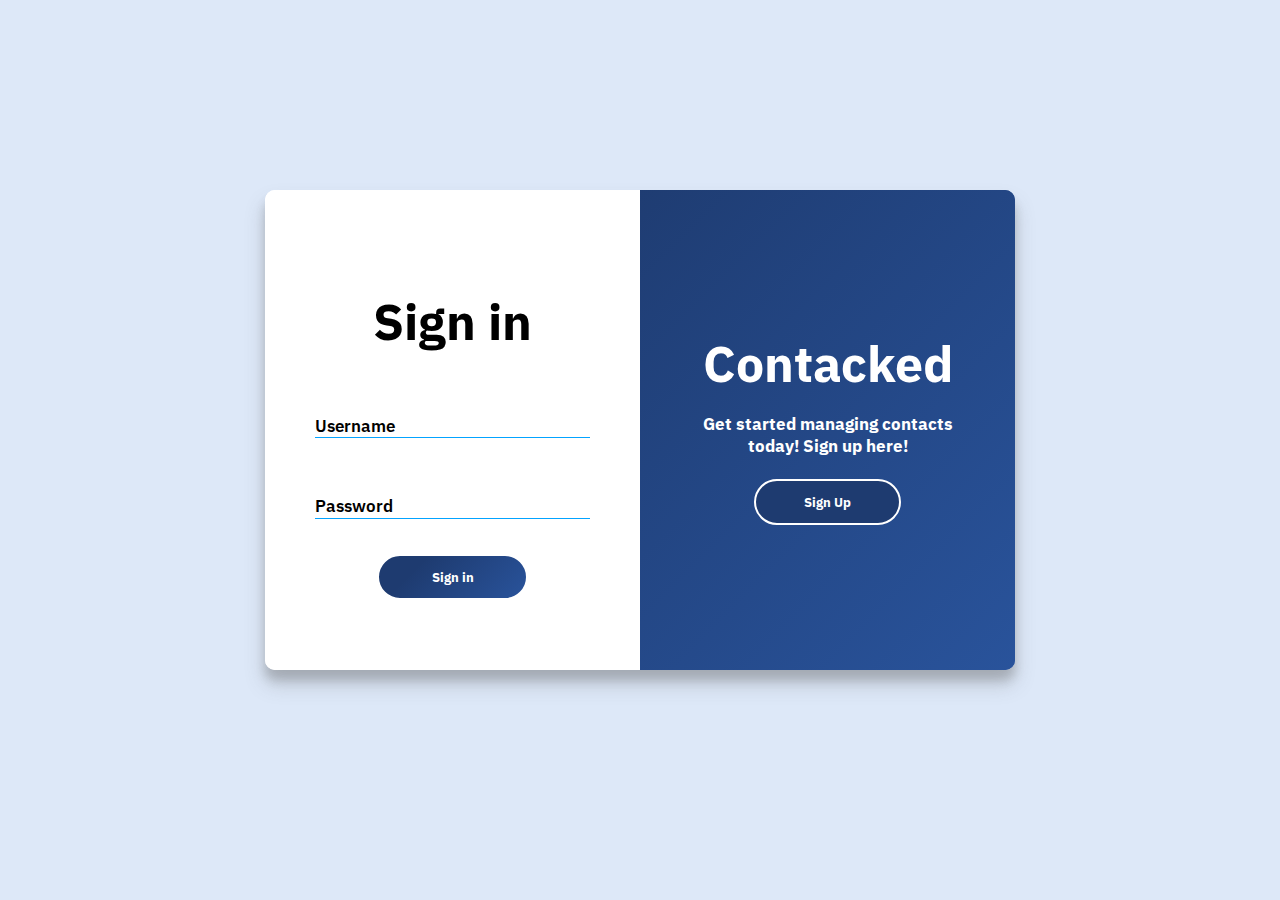
<file: index.html>
<!DOCTYPE html>
<html lang="en">
<head>
  <meta charset="UTF-8">
  <meta http-equiv="X-UA-Compatible" content="IE=edge">
  <meta name="viewport" content="width=device-width, initial-scale=1.0">
  <title>ConTacked</title>
  <link rel="stylesheet" href="css/style.css">
  <script src="js/script.js" defer></script>
  <script src="js/cookies.js" defer></script>
  <link rel="preconnect" href="https://fonts.googleapis.com">
  <link rel="preconnect" href="https://fonts.gstatic.com" crossorigin>
  <link href="https://fonts.googleapis.com/css2?family=IBM+Plex+Sans:wght@100&display=swap" rel="stylesheet">
</head>
<body>
  <div class="container" id="container">
    <div class="form-container sign-up-container">
      <div class="hold">
        <h1 class="colorh2">Create Account</h1>
        <span id="SignUpResult"></span>
        <input id="newFirstName" type="text" name="Fname" autocomplete="off" required>
        <label class="over3" for="Name">First Name</label>
        <input id="newLastName" type="text" name="Lname" autocomplete="off" required>
        <label class="over31" for="Name">Last Name</label>
        <input id="newUserName" type="text" name="unameNew" autocomplete="off" required>
        <label class="over4" for="unameNew">Username</label>
        <input id="newPassword" type="password" name="passNew" autocomplete="off" required> 
        <label class="over5" for="passNew">Password</label>
        <button class="button1" onclick="doSignUp()">Sign Up</button>
      </div>
    </div>
    <div class="form-container sign-in-container">
      <div class="hold">
        <h1 class="colorh1">Sign in</h1>
        <span id="loginResult"></span>
        <input id="loginName" type="text" name="uname" autocomplete="off" required>
        <label class="over1" for="uname">Username</label>
        <input id="loginPassword" type="password" name="pass" autocomplete="off" required>
        <label class="over2" for="pass">Password</label>
        <button class="button1" onclick="doLogin()">Sign in</button>
      </div>
    </div>
    <div class="overlay-container">
      <div class="overlay">
        <div class="overlay-panel overlay-left">
          <h1 class="overlay-headings">Contacked</h1>
          <p>
            Need to login? Right over here!
          </p>
          <button class="overlay-button" id="signIn">Sign In</button>
        </div>
        <div class="overlay-panel overlay-right">
          <h1 class="overlay-headings1">Contacked</h1>
          <p>
            Get started managing contacts today! Sign up here!
          </p>
          <button class="overlay-button" id="signUp">Sign Up</button>
        </div>
    </div>
  </div>
</body>
</html>
</file>
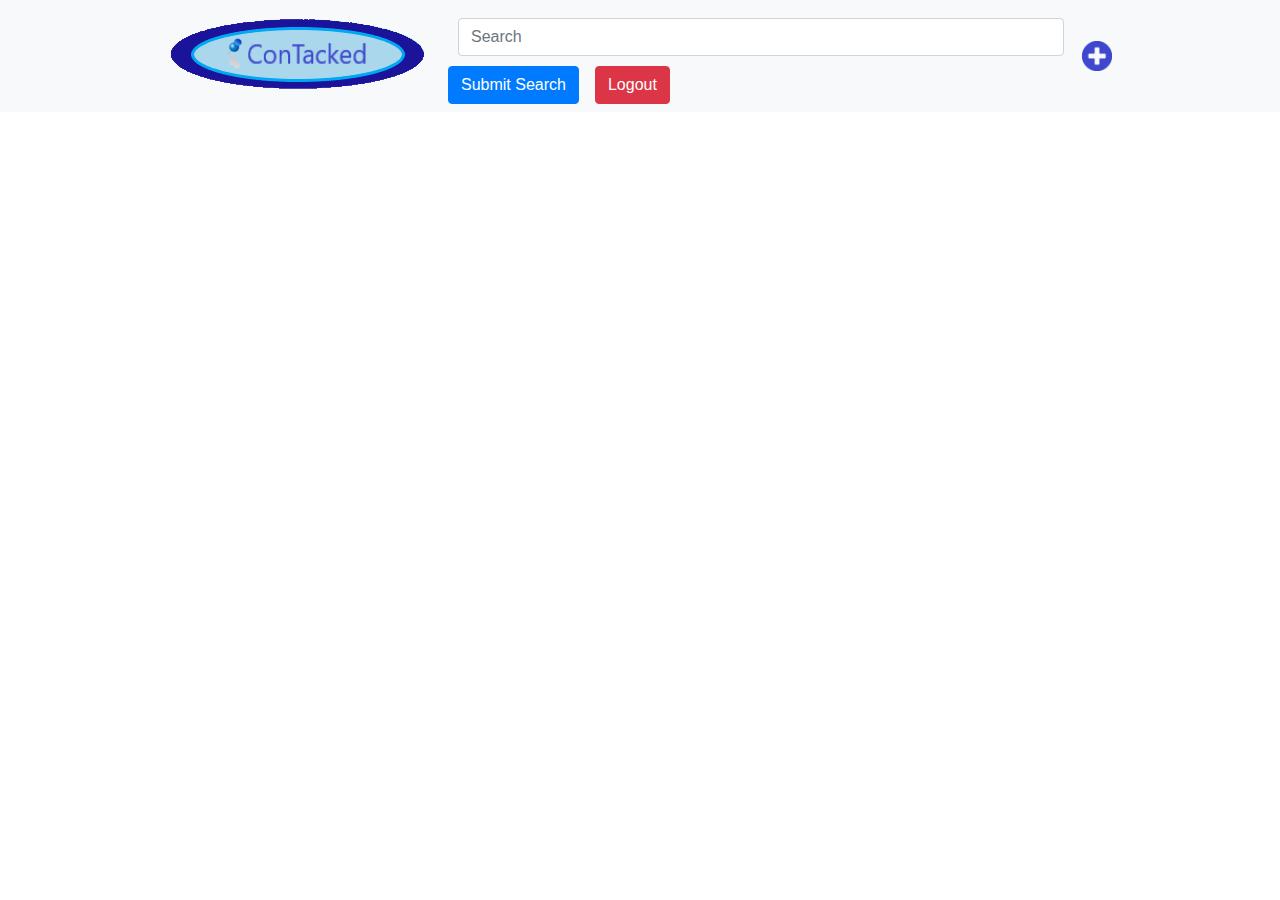
<file: contacts.html>
<html lang="en"><head>
	<meta charset="UTF-8">
	<meta http-equiv="X-UA-Compatible" content="IE=edge">
	<meta name="viewport" content="width=device-width, initial-scale=1.0">
	<title>ConTacked</title>
	<script src="js/homePageJS.js" defer=""></script>
	<script src="js/cookies.js" defer=""></script>
	<script src="js/script.js" defer></script>
	<link rel="stylesheet" href="https://maxcdn.bootstrapcdn.com/bootstrap/4.0.0/css/bootstrap.min.css" integrity="sha384-Gn5384xqQ1aoWXA+058RXPxPg6fy4IWvTNh0E263XmFcJlSAwiGgFAW/dAiS6JXm" crossorigin="anonymous">
	<link rel="stylesheet" href="css/styles.css">
	<link rel="stylesheet" href="css/editForm.css">
</head>
<body>

	<!-- navbar and add -->
    <nav class="navbar navbar-light bg-light justify-content-center">
        <a class="navbar-brand"><img src="images/contacked.png"></a>
        <div class="form-inline w-50">
          <input class="form-control mr-sm-2 w-100" id="SearchBar" type="search" placeholder="Search" aria-label="Search">
		  <button class="btn btn-primary" onclick="searchContact()">Submit Search</button>
		  <button class="btn btn-danger ml-3 mr-3" onclick="doLogout()">Logout</button>
		  <span id="searchResult"></span>
		</div>
        <input type="image" class="add-button" src="images/add.png" width="30px" height="30px" data-toggle="modal" data-target="#addContact">
    </nav>

	<h2 id="searchHeader"></h2>
	<p id="ContactList">
	</p>
	

	<!-- Contact card -->
	 

	<!-- <div class="card">
		<div class="card-body">
			<img class="mr-4" src="images/icon.png" width="30px" height="30px" >
			Contact_name
			<span class="d-inline float-right">
				<div class="dropdown">
					<a href="#" id="imageDropdown" data-toggle="dropdown">
						<img src="images/ellipsis.png" width="30px" height="30px">
					</a>
					<ul class="dropdown-menu" role="menu" aria-labelledby="imageDropdown">
						<li data-toggle="modal" data-target="#editContact" role="presentation">
							<a class="ml-3" role="menuitem" tabindex="-1" href="#">Edit</a>
						</li>
						<li data-toggle="modal" data-target="#deleteContact" role="presentation">
							<a class="ml-3" style="color: red;" role="menuitem" tabindex="-1" href="#">Delete</a>
						</li>
					</ul>
				</div>
			</span>	
		</div>
	</div> -->

	<div id="card-container">
	</div>
 
  
	<!-- Modal: add contact -->
<div>
	<div class="modal fade" id="addContact" tabindex="-1" role="dialog" aria-labelledby="addContactTitle" aria-hidden="true">
		<div class="modal-dialog modal-dialog-centered" role="document">
			<div class="modal-content">
				<div class="modal-header">
					<button type="button" class="close" data-dismiss="modal" aria-label="Close" style="margin-left: 0px;">
						<span aria-hidden="true">×</span>
					</button>
					<h5 class="modal-title mx-auto" id="addContactTitle">New Contact</h5>
					<button class="btn btn-secondary" onclick="addContact()">Add</button>
				</div>

				<div class="modal-body">
					<div>
						<div class="row align-items-center">
							<div class="col-auto">
								<img class="align-items-center ml-4" src="images/icon.png" width="80px" height="80px">
							</div>
							<div class="col">
								<input id="first" type="text" class="form-control w-75" aria-label="Default" aria-describedby="inputGroup-sizing-default" placeholder="First name">
								<input id="last" type="text" class="form-control w-75" aria-label="Default" aria-describedby="inputGroup-sizing-default" placeholder="Last name">
								<input id="company" type="text" class="form-control w-75 mb-5" aria-label="Default" aria-describedby="inputGroup-sizing-default" placeholder="Company">
							</div>
						</div>
					</div>
					<div>	
						<div class="ml-3">
							<div class="d-flex align-items-center">
								<img class="mr-4 mt-4 mb-4" src="images/edit.png" width="30px" height="30px">
								<input id="phone" type="phone" class="form-control w-75" aria-label="Default" aria-describedby="inputGroup-sizing-default" placeholder="Phone">
							</div>
							<div class="d-flex align-items-center">
								<img class="mr-4 mt-4 mb-4" src="images/edit.png" width="30px" height="30px">
								<input id="email" type="email" class="form-control w-75" aria-label="Default" aria-describedby="inputGroup-sizing-default" placeholder="Email">

							</div>
							<div class="d-flex align-items-center">
								<img class="mr-4 mt-4 mb-4" src="images/edit.png" width="30px" height="30px">
								<input id="address" type="text" class="form-control w-75" aria-label="Default" aria-describedby="inputGroup-sizing-default" placeholder="Address">

							</div>
							<span id="contactAddResult"></span>
						</div>
					
					</div>
				</div>
			</div>
		</div>
	</div>
</div>


		<!-- Modal: view contact -->
		<form>
			<div class="modal fade" id="viewContact" tabindex="-1" role="dialog" aria-labelledby="viewContactTitle" aria-hidden="true">
				<div class="modal-dialog modal-dialog-centered" role="document">
					<div class="modal-content">
		
						<div class="modal-header">
							<button type="button" class="close" data-dismiss="modal" aria-label="Close" style="margin-left: 0px;">
								<span aria-hidden="true">×</span>
							</button>
							<button type="button" class="btn btn-secondary" data-dismiss="modal">Exit</button>
							<button type="button" class="btn btn-secondary">Edit</button>
						</div>
		
						<div class="modal-body">
							<div>
								<div class="row align-items-center">
									<div class="col-auto">
										<img class="align-items-center ml-4" src="images/icon.png" width="80px" height="80px">
									</div>
									<div class="col">
										<input type="text" class="form-control w-75" aria-label="Default" aria-describedby="inputGroup-sizing-default" placeholder="First name">
										<input type="text" class="form-control w-75" aria-label="Default" aria-describedby="inputGroup-sizing-default" placeholder="Last name">
										<input type="text" class="form-control w-75" aria-label="Default" aria-describedby="inputGroup-sizing-default" placeholder="Company">
									</div>
								</div>
							</div>
							<div class="ml-3">
								<div class="d-flex align-items-center mt-3">
									<img class="mr-4 mt-4 mb-4" src="images/phone.png" width="30px" height="30px">
									<input type="text" class="form-control w-75" aria-label="Default" aria-describedby="inputGroup-sizing-default" placeholder="Phone">
								</div>
								<div class="d-flex align-items-center">
									<img class="mr-4 mt-4 mb-4" src="images/mail.png" width="30px" height="30px">
									<input type="text" class="form-control w-75" aria-label="Default" aria-describedby="inputGroup-sizing-default" placeholder="Email">
								</div>
								<div class="d-flex align-items-center">
									<img class="mr-4 mt-4 mb-4" src="images/house.png" width="30px" height="30px">
									<input type="text" class="form-control w-75" aria-label="Default" aria-describedby="inputGroup-sizing-default" placeholder="Address">
								</div>
							</div>
						</div>
					
					</div>
				</div>
			</div></form>



		<!-- Modal: Edit Contact -->
		<form class="is-readonly">
			<div class="form-group">
			<div class="modal fade" id="editContact" tabindex="-1" role="dialog" aria-labelledby="viewContactTitle" aria-hidden="true">
				<div class="modal-dialog modal-dialog-centered" role="document">
					<div class="modal-content">
						
						<div class="modal-header">
							<span id="contactEditResult"></span>
							<button type="button" class="btn btn-secondary btn-save js-edit" onclick="EditContact()">Save changes</button>
							<button type="button" class="btn btn-secondary btn-edit js-edit">Edit</button>
						</div>
		
						<div class="modal-body">
							<div>
								<div class="row align-items-center">
									<div class="col-auto">
										<img class="align-items-center ml-4" src="images/icon.png" width="80px" height="80px">
									</div>
									<div class="col">
										<input type="text" id="editFirst" class="form-control w-75 is-disabled" aria-label="Default" aria-describedby="inputGroup-sizing-default" placeholder="First name" disabled="">
										<input type="text" id="editLast" class="form-control w-75 is-disabled" aria-label="Default" aria-describedby="inputGroup-sizing-default" placeholder="Last name" disabled="">
										<input type="text" id="editCompany" class="form-control w-75 is-disabled" aria-label="Default" aria-describedby="inputGroup-sizing-default" placeholder="Company" disabled="">
									</div>
								</div>
							</div>
							<div class="ml-3">
								<div class="d-flex align-items-center mt-3">
									<img class="mr-4 mt-4 mb-4" src="images/phone.png" width="30px" height="30px">
									<input type="text" id="editPhone" class="form-control w-75" aria-label="Default" aria-describedby="inputGroup-sizing-default" placeholder="Phone" disabled="">
								</div>
								<div class="d-flex align-items-center">
									<img class="mr-4 mt-4 mb-4" src="images/mail.png" width="30px" height="30px">
									<input type="text" id="editEmail" class="form-control w-75" aria-label="Default" aria-describedby="inputGroup-sizing-default" placeholder="Email" disabled="">
								</div>
								<div class="d-flex align-items-center">
									<img class="mr-4 mt-4 mb-4" src="images/house.png" width="30px" height="30px">
									<input type="text" id="editAddress" class="form-control w-75" aria-label="Default" aria-describedby="inputGroup-sizing-default" placeholder="Address" disabled="">
								</div>
							</div>
						</div>
					
					</div>
				</div>
			</div>
		</div>
		</form>


			<!-- Modal: Delete Contact -->
			<div class="modal fade" id="deleteContact" tabindex="-1" role="dialog" aria-labelledby="exampleModalCenterTitle" aria-hidden="true">
				<div class="modal-dialog modal-dialog-centered" role="document">
				  <div class="modal-content">
					<div class="modal-body mt-5 mb-3">
					  <div class="d-flex justify-content-center mb-2">Do you want to delete this </div>
					  <div class="d-flex justify-content-center"> from your contacts?</div>
					</div>
					<div class="modal-footer">
						<span id="deleteContactResult"></span>
					  <button type="button" class="btn btn-secondary" data-dismiss="modal">Cancel</button>
					  <button type="button" class="btn btn-danger" onclick="deleteContact()">Delete</button>
					</div>
				  </div>
				</div>
			  </div>





	<!-- javascript bootstrap -->
	<script src="https://code.jquery.com/jquery-3.2.1.slim.min.js" integrity="sha384-KJ3o2DKtIkvYIK3UENzmM7KCkRr/rE9/Qpg6aAZGJwFDMVNA/GpGFF93hXpG5KkN" crossorigin="anonymous"></script>
	<script src="https://cdnjs.cloudflare.com/ajax/libs/popper.js/1.12.9/umd/popper.min.js" integrity="sha384-ApNbgh9B+Y1QKtv3Rn7W3mgPxhU9K/ScQsAP7hUibX39j7fakFPskvXusvfa0b4Q" crossorigin="anonymous"></script>
	<script src="https://maxcdn.bootstrapcdn.com/bootstrap/4.0.0/js/bootstrap.min.js" integrity="sha384-JZR6Spejh4U02d8jOt6vLEHfe/JQGiRRSQQxSfFWpi1MquVdAyjUar5+76PVCmYl" crossorigin="anonymous"></script>



</body></html>
</file>
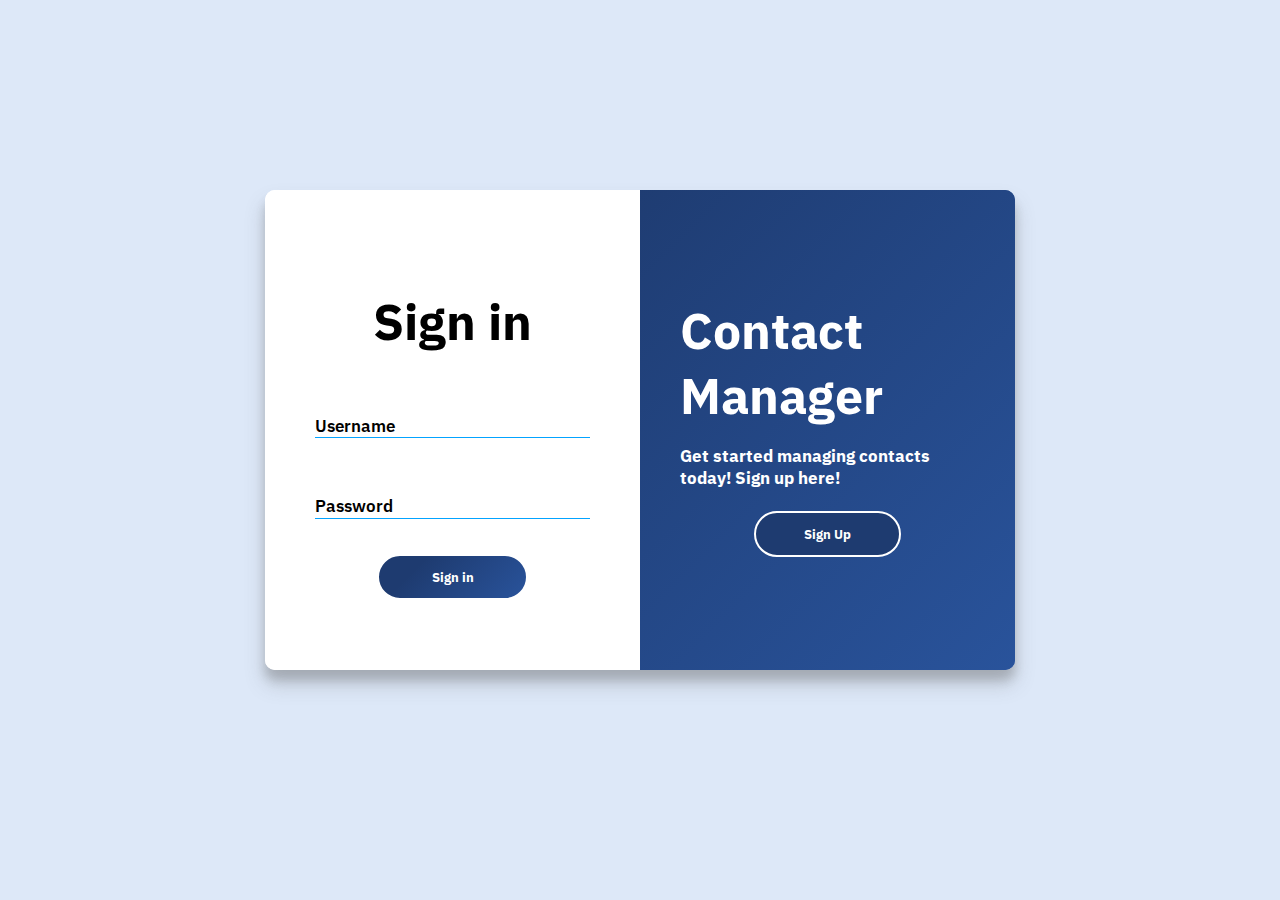
<file: login.html>
<!DOCTYPE html>
<html lang="en">
<head>
  <meta charset="UTF-8">
  <meta http-equiv="X-UA-Compatible" content="IE=edge">
  <meta name="viewport" content="width=device-width, initial-scale=1.0">
  <title>Document</title>
  <link rel="stylesheet" href="style.css">
  <script src="script.js" defer></script>
  <link rel="preconnect" href="https://fonts.googleapis.com">
  <link rel="preconnect" href="https://fonts.gstatic.com" crossorigin>
  <link href="https://fonts.googleapis.com/css2?family=IBM+Plex+Sans:wght@100&display=swap" rel="stylesheet">
</head>
<body>
  <div class="container" id="container">
    <div class="form-container sign-up-container">
      <form action="#">
        <h1 class="colorh2">Create Account</h1>
        <input type="text" name="name" autocomplete="off" required>
        <label class="over3" for="uname">Name</label>
        <input type="text" name="uname" autocomplete="off" required>
        <label class="over4" for="uname">Username</label>
        <input type="text" name="pass" autocomplete="off" required> 
        <label class="over5" for="uname">Password</label>
        <button class="button1">Sign Up</button>
      </form>
    </div>
    <div class="form-container sign-in-container">
      <form action="#">
        <h1 class="colorh1">Sign in</h1>
        <input type="text" name="uname" autocomplete="off" required>
        <label class="over1" for="uname">Username</label>
        <input type="password" name="pass" autocomplete="off" required>
        <label class="over2" for="pass">Password</label>
        <button class="button1">Sign in</button>
      </form>
    </div>
    <div class="overlay-container">
      <div class="overlay">
        <div class="overlay-panel overlay-left">
          <h1 class="overlay-headings">Contact Manager</h1>
          <p>
            Need to login? Right over here!
          </p>
          <button class="overlay-button" id="signIn">Sign In</button>
        </div>
        <div class="overlay-panel overlay-right">
          <h1 class="overlay-headings1">Contact Manager</h1>
          <p>
            Get started managing contacts today! Sign up here!
          </p>
          <button class="overlay-button" id="signUp">Sign Up</button>
        </div>
    </div>
  </div>
</body>
</html>
</file>
<file: css/style.css>
* {
    box-sizing: border-box;
}

body {
    height: 100vh;
    display: flex;
    justify-content: center;
    align-items: center;
    margin: -20px 0 20px;
    opacity: 1;
    background-color:#dde8f8;
}

.container {
    background-color: white;
    display:flex;
    justify-content: center;
    align-items: center;
    position: relative;
    width: 750px;
    max-width: 100%;
    min-height: 480px;
    overflow: hidden;
    border-radius: 10px;
    box-shadow: 0 14px 20px rgba(82, 82, 82, 0.25), 
    0 10px 10px rgba(83, 83, 83, 0.22);
}

.colorh1 {
    color: rgb(0, 0, 0);
    font-size: 50px;
    font-family: 'IBM Plex Sans', sans-serif;
}

.colorh2 {
    color: rgb(0, 0, 0);
    font-size: 30px;
    font-family: 'IBM Plex Sans', sans-serif;
}

.overlay-headings {
    color:white;
    font-size: 40px;
    font-family: 'IBM Plex Sans', sans-serif;
    margin: 0 auto;
}

.overlay-headings1 {
    font-size: 50px;
    color:white;
    margin: 0 auto;
    font-family: 'IBM Plex Sans', sans-serif;
}

p {
    font-family: 'IBM Plex Sans', sans-serif;
    color: white;
    font-size: 17px;
    font-weight: 900;
    text-align: center;
}

input {
    width: 100%;
    margin: 30px auto;
    border: none;
    outline: none;
    border-bottom:#03a3ff 1px solid;
    transition: border-bottom-color 0.2s ease;
    font-size: 16px;
    color: black;
}

label {
    position: absolute;
    pointer-events: none;
    transition: all 0.2s ease;
    font-family: 'IBM Plex Sans', sans-serif;
    color: #000000;
    left: 50px;
    font-size: 17px;
    font-weight: 600;
}

.over1 {
    top: 225px;
}

.over2 {
    top: 305px;
}

.over3 {
    top: 117px;
}

.over31 {
    top: 197px;
}

.over4 {
    top: 277px;
}

.over5 {
    top: 359px;
}

button {
    cursor: pointer;
}

.button1 {
    border: 2px solid white;
    border-radius: 25px;
    width: 55%;
    padding: 12px 45px;
    font-family: 'IBM Plex Sans', sans-serif;
    font-weight: 800;
    margin: 5px;
    background-color: #29539b;
    background-image: linear-gradient(315deg, #29539b 0%, #1e3b70 74%);
    color: white;
    transition: background-color 0.1s ease-in-out;
}

.button1:hover {
    background: rgb(255, 255, 255);
    color: #29539b;
    border: 2px solid #29539b;
}

.overlay-button {
    border:none;
    border-radius: 25px;
    width: 50%;
    padding: 12px 45px;
    font-family: 'IBM Plex Sans', sans-serif;
    margin: 5px;
    border: 2px solid white;
    background-color:#1e3b70;
    color: white;
    font-weight: 800;
}

.overlay-button:hover {
    background: rgb(255, 255, 255);
    color: #29539b;
}

input:focus + label,
input:valid + label {
    transform: translateY(-20px);
    font-size: 16px;
    color: #56d68c;
}

input:focus, input:valid {
    border-bottom-color:#56d68c; 
}


.hold {
    background-color: white;
    display: flex;
    align-items: center;
    justify-content: center;
    flex-direction: column;
    padding: 0 50px;
    height: 100%;
    text-align: center;
}

/* Forms Container */

.form-container {
    position: absolute;
    top: 0;
    height: 100%;
    transition: all 0.6s ease-in-out;
    border-radius: 15px;
}

.sign-in-container {
    left: 0;
    width: 50%;
    z-index: 2;
}

.sign-up-container {
    left: 0;
    width: 50%;
    opacity: 0;
    z-index: 1;
}

.container.right-panel-active .sign-in-container {
    transform: translateX(100%);
}

.container.right-panel-active .sign-up-container {
    transform: translateX(100%);
    opacity: 1;
    z-index: 5;
    animation: show 0.6s;
}

@keyframes show {
    0%,
    49.99% {
        opacity: 0;
        z-index: 1;
    }

    50%,
    100% {
        opacity: 1;
        z-index: 5;
    }
}


/* Overlay Container */

.overlay-container {
    position: absolute;
    top: 0;
    left: 50%;
    width: 50%;
    height: 100%;
    overflow: hidden;
    transition: transform 0.6s ease-in-out;
    z-index: 100;
}

.container.right-panel-active .overlay-container {
    transform: translateX(-100%);
}

.overlay {
    background-repeat: no-repeat;
    background-size: cover;
    background-position: 0 0;
    background-color: #29539b;
    background-image: linear-gradient(315deg, #29539b 0%, #1e3b70 74%);
    position: relative;
    width: 200%;
    height: 100%;
    left: -100%;
    transform: translateX(0);
    transition: transform 0.6s ease-in-out;
}

.container.right-panel-active .overlay {
    transform: translateX(50%);
}

.overlay-panel {
    position: absolute;
    display: flex;
    align-items: center;
    justify-content: center;
    flex-direction: column;
    padding: 0 40px;
    height: 100%;
    width: 50%;
    top: 0;
    transform: translateX(0);
    transition: transform 0.6s ease-in-out;
}

.overlay-left {
    transform: translateX(-20%);
}

.container.right-panel-active .overlay-left {
    transform: translateX(0);
}

.overlay-right {
    right: 0;
    transform: translateX(0);
}

.container.right-panel-active .overlay-right {
    transform: translateX(20%);
}
</file>
<file: css/styles.css>
.card {
	margin: 10px 15%;
}

.add-button {
    margin-left: 10px; 
}

.form-control {
    margin: 10px;
}

.letters {
	background-color:rgb(198, 200, 202);
	margin: 10px 13%;
}

.letter {
	margin-left: 7%;
	font-weight: bold;
}

.card-body {
  justify-content: space-between;
  align-items: center;
  background-color: rgb(170, 215, 236);
  box-shadow: 5px 5px 5px rgba(30,59,112,0.5);
}

.inputs {
	display: flex;
	flex-direction: column;
	justify-content:center;
	align-items:center;
}

.stretched-link::after{
	position: absolute;
    top: 0;
    right: 0;
    bottom: 0;
    left: 0;
    z-index: 1;
    pointer-events: auto;
    content: "";
    background-color: rgba(0,0,0,0);
}
</file>
<file: css/editForm.css>
form.is-readonly .btn-save {
	display: none;
  }
  form.is-readonly input[disabled], form.is-readonly textarea[disabled] {
	cursor: text;
	background-color: #fff;
	border-color: transparent;
	outline-color: transparent;
	box-shadow: none;
  }
  form.is-editing .btn-edit {
	display: none;
  }
</file>
<file: style.css>
* {
    box-sizing: border-box;
}

body {
    height: 100vh;
    display: flex;
    justify-content: center;
    align-items: center;
    margin: -20px 0 20px;
    opacity: 1;
    background-color:#dde8f8;
}

.container {
    background-color: white;
    display:flex;
    justify-content: center;
    align-items: center;
    position: relative;
    width: 750px;
    max-width: 100%;
    min-height: 480px;
    overflow: hidden;
    border-radius: 10px;
    box-shadow: 0 14px 20px rgba(82, 82, 82, 0.25), 
    0 10px 10px rgba(83, 83, 83, 0.22);
}

.colorh1 {
    color: rgb(0, 0, 0);
    font-size: 50px;
    font-family: 'IBM Plex Sans', sans-serif;
}

.colorh2 {
    color: rgb(0, 0, 0);
    font-size: 30px;
    font-family: 'IBM Plex Sans', sans-serif;
}

.overlay-headings {
    color:white;
    font-size: 40px;
    font-family: 'IBM Plex Sans', sans-serif;
    margin: 0 auto;
}

.overlay-headings1 {
    font-size: 50px;
    color:white;
    margin: 0 auto;
    font-family: 'IBM Plex Sans', sans-serif;
}

p {
    font-family: 'IBM Plex Sans', sans-serif;
    color: white;
    font-size: 17px;
    font-weight: 900;
}

input {
    width: 100%;
    margin: 30px auto;
    border: none;
    outline: none;
    border-bottom:#03a3ff 1px solid;
    transition: border-bottom-color 0.2s ease;
    font-size: 16px;
    color: black;
}

label {
    position: absolute;
    pointer-events: none;
    transition: all 0.2s ease;
    font-family: 'IBM Plex Sans', sans-serif;
    color: #000000;
    left: 50px;
    font-size: 17px;
    font-weight: 600;
}

.over1 {
    top: 225px;
}

.over2 {
    top: 305px;
}

.over3 {
    top: 158px;
}

.over4 {
    top: 238px;
}

.over5 {
    top: 318px;
}

button {
    cursor: pointer;
}

.button1 {
    border: 2px solid white;
    border-radius: 25px;
    width: 55%;
    padding: 12px 45px;
    font-family: 'IBM Plex Sans', sans-serif;
    font-weight: 800;
    margin: 5px;
    background-color: #29539b;
    background-image: linear-gradient(315deg, #29539b 0%, #1e3b70 74%);
    color: white;
    transition: background-color 0.1s ease-in-out;
}

.button1:hover {
    background: rgb(255, 255, 255);
    color: #29539b;
    border: 2px solid #29539b;
}

.overlay-button {
    border:none;
    border-radius: 25px;
    width: 50%;
    padding: 12px 45px;
    font-family: 'IBM Plex Sans', sans-serif;
    margin: 5px;
    border: 2px solid white;
    background-color:#1e3b70;
    color: white;
    font-weight: 800;
}

.overlay-button:hover {
    background: rgb(255, 255, 255);
    color: #29539b;
}

input:focus + label,
input:valid + label {
    transform: translateY(-20px);
    font-size: 16px;
    color: #56d68c;
}

input:focus, input:valid {
    border-bottom-color:#56d68c; 
}


form {
    background-color: white;
    display: flex;
    align-items: center;
    justify-content: center;
    flex-direction: column;
    padding: 0 50px;
    height: 100%;
    text-align: center;
}

/* Forms Container */

.form-container {
    position: absolute;
    top: 0;
    height: 100%;
    transition: all 0.6s ease-in-out;
    border-radius: 15px;
}

.sign-in-container {
    left: 0;
    width: 50%;
    z-index: 2;
}

.sign-up-container {
    left: 0;
    width: 50%;
    opacity: 0;
    z-index: 1;
}

.container.right-panel-active .sign-in-container {
    transform: translateX(100%);
}

.container.right-panel-active .sign-up-container {
    transform: translateX(100%);
    opacity: 1;
    z-index: 5;
    animation: show 0.6s;
}

@keyframes show {
    0%,
    49.99% {
        opacity: 0;
        z-index: 1;
    }

    50%,
    100% {
        opacity: 1;
        z-index: 5;
    }
}


/* Overlay Container */

.overlay-container {
    position: absolute;
    top: 0;
    left: 50%;
    width: 50%;
    height: 100%;
    overflow: hidden;
    transition: transform 0.6s ease-in-out;
    z-index: 100;
}

.container.right-panel-active .overlay-container {
    transform: translateX(-100%);
}

.overlay {
    background-repeat: no-repeat;
    background-size: cover;
    background-position: 0 0;
    background-color: #29539b;
    background-image: linear-gradient(315deg, #29539b 0%, #1e3b70 74%);
    position: relative;
    width: 200%;
    height: 100%;
    left: -100%;
    transform: translateX(0);
    transition: transform 0.6s ease-in-out;
}

.container.right-panel-active .overlay {
    transform: translateX(50%);
}

.overlay-panel {
    position: absolute;
    display: flex;
    align-items: center;
    justify-content: center;
    flex-direction: column;
    padding: 0 40px;
    height: 100%;
    width: 50%;
    top: 0;
    transform: translateX(0);
    transition: transform 0.6s ease-in-out;
}

.overlay-left {
    transform: translateX(-20%);
}

.container.right-panel-active .overlay-left {
    transform: translateX(0);
}

.overlay-right {
    right: 0;
    transform: translateX(0);
}

.container.right-panel-active .overlay-right {
    transform: translateX(20%);
}
</file>
